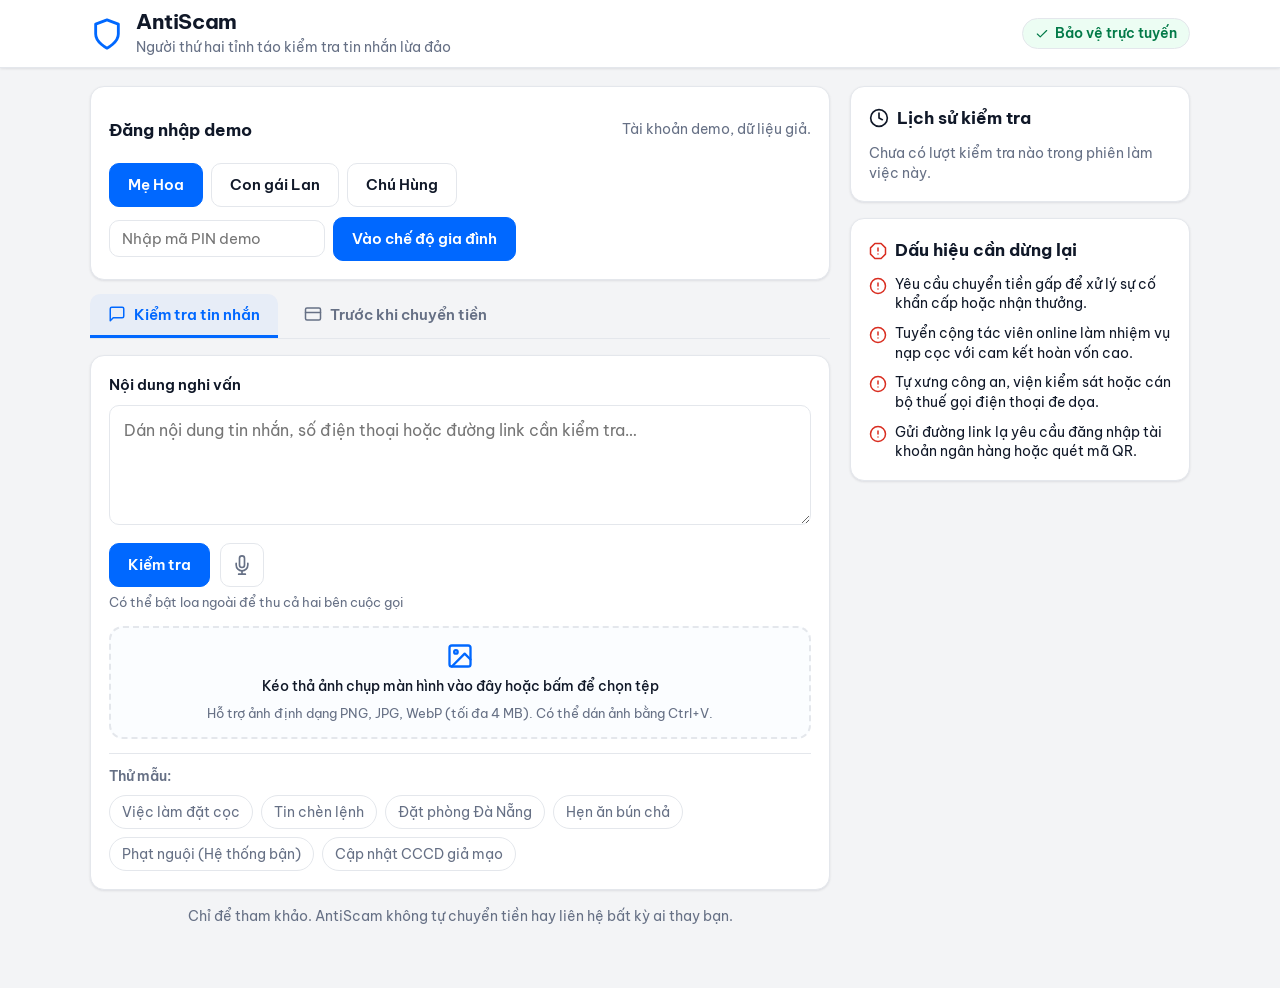
<file: frontend/index.html>
<!DOCTYPE html>
<html lang="vi">
<head>
  <meta charset="utf-8">
  <meta name="viewport" content="width=device-width, initial-scale=1.0, viewport-fit=cover">
  <title>AntiScam – Người thứ hai tỉnh táo</title>
  <link rel="preconnect" href="https://fonts.googleapis.com">
  <link rel="preconnect" href="https://fonts.gstatic.com" crossorigin>
  <link href="https://fonts.googleapis.com/css2?family=Be+Vietnam+Pro:ital,wght@0,400;0,500;0,600;0,700;1,400&display=swap" rel="stylesheet">
  <link rel="stylesheet" href="css/styles.css">
</head>
<body>
  <!-- Header cố định -->
  <header class="app-header">
    <div class="header-container">
      <a href="#" class="brand" aria-label="Trang chủ AntiScam">
        <svg class="brand-icon" viewBox="0 0 24 24" fill="none" stroke="currentColor" stroke-width="2" stroke-linecap="round" stroke-linejoin="round" aria-hidden="true">
          <path d="M12 22s8-4 8-10V5l-8-3-8 3v7c0 6 8 10 8 10z"/>
        </svg>
        <div>
          <h1 class="brand-title">AntiScam</h1>
          <p class="brand-tagline">Người thứ hai tỉnh táo kiểm tra tin nhắn lừa đảo</p>
        </div>
      </a>
      <span class="header-badge">
        <svg width="14" height="14" viewBox="0 0 24 24" fill="none" stroke="currentColor" stroke-width="2" stroke-linecap="round" stroke-linejoin="round" aria-hidden="true">
          <polyline points="20 6 9 17 4 12"/>
        </svg>
        Bảo vệ trực tuyến
      </span>
    </div>
  </header>

  <!-- Bố cục chính -->
  <main class="main-wrapper">
    <div class="layout-grid">
      <!-- Cột chính -->
      <section class="main-column">
        <!-- Chế độ Gia đình -->
        <section id="family-panel" class="card family-card hidden" aria-live="polite"></section>

        <!-- Thanh điều hướng Tab -->
        <nav class="tabs-nav" role="tablist" aria-label="Chế độ kiểm tra">
          <button id="tab-btn-check" class="tab-btn active" role="tab" aria-selected="true" aria-controls="tab-check">
            <svg width="18" height="18" viewBox="0 0 24 24" fill="none" stroke="currentColor" stroke-width="2" stroke-linecap="round" stroke-linejoin="round" aria-hidden="true">
              <path d="M21 15a2 2 0 0 1-2 2H7l-4 4V5a2 2 0 0 1 2-2h14a2 2 0 0 1 2 2z"/>
            </svg>
            Kiểm tra tin nhắn
          </button>
          <button id="tab-btn-guard" class="tab-btn" role="tab" aria-selected="false" aria-controls="tab-guard">
            <svg width="18" height="18" viewBox="0 0 24 24" fill="none" stroke="currentColor" stroke-width="2" stroke-linecap="round" stroke-linejoin="round" aria-hidden="true">
              <rect x="2" y="4" width="20" height="16" rx="2"/>
              <line x1="2" y1="10" x2="22" y2="10"/>
            </svg>
            Trước khi chuyển tiền
          </button>
        </nav>

        <!-- Tab 1: Kiểm tra tin nhắn -->
        <div id="tab-check" class="tab-panel" role="tabpanel" aria-labelledby="tab-btn-check">
          <section class="card">
            <div class="input-header">
              <label for="input" class="input-label">Nội dung nghi vấn</label>
            </div>
            <textarea id="input" placeholder="Dán nội dung tin nhắn, số điện thoại hoặc đường link cần kiểm tra…"></textarea>

            <div class="action-row">
              <button id="btn" class="btn primary" type="button">Kiểm tra</button>
              <button id="mic" class="btn btn-icon" type="button" title="Nhập bằng giọng nói" aria-label="Nhập bằng giọng nói">
                <svg width="20" height="20" viewBox="0 0 24 24" fill="none" stroke="currentColor" stroke-width="2" stroke-linecap="round" stroke-linejoin="round" aria-hidden="true">
                  <path d="M12 1a3 3 0 0 0-3 3v8a3 3 0 0 0 6 0V4a3 3 0 0 0-3-3z"/>
                  <path d="M19 10v2a7 7 0 0 1-14 0v-2"/>
                  <line x1="12" y1="19" x2="12" y2="23"/>
                  <line x1="8" y1="23" x2="16" y2="23"/>
                </svg>
              </button>
              <span id="status" class="meta"></span>
            </div>

            <!-- Khung kéo thả ảnh (image.js xử lý qua #drop-zone và #file-input) -->
            <div id="drop-zone" class="drop-zone" role="button" tabindex="0" aria-label="Tải lên ảnh chụp màn hình">
              <svg class="drop-zone-icon" viewBox="0 0 24 24" fill="none" stroke="currentColor" stroke-width="2" stroke-linecap="round" stroke-linejoin="round" aria-hidden="true">
                <rect x="3" y="3" width="18" height="18" rx="2" ry="2"/>
                <circle cx="8.5" cy="8.5" r="1.5"/>
                <polyline points="21 15 16 10 5 21"/>
              </svg>
              <p class="drop-zone-text">Kéo thả ảnh chụp màn hình vào đây hoặc bấm để chọn tệp</p>
              <p class="drop-zone-hint">Hỗ trợ ảnh định dạng PNG, JPG, WebP (tối đa 4 MB). Có thể dán ảnh bằng Ctrl+V.</p>
              <input type="file" id="file-input" accept="image/png,image/jpeg,image/webp" hidden>
            </div>
            <!-- Xem trước ảnh và trạng thái xử lý ảnh (image.js có thể dùng) -->
            <img id="image-preview" class="hidden" alt="Ảnh đang phân tích"
                 style="max-width:100%; max-height:180px; display:block; margin:10px auto 0; border-radius:8px; object-fit:contain;">
            <p id="image-status" class="meta" style="margin:6px 0 0;"></p>

            <!-- Các mẫu thử sẵn -->
            <div class="samples-row">
              <span class="samples-label">Thử mẫu:</span>
              <div id="samples" style="display: inline-flex; gap: 8px; flex-wrap: wrap;"></div>
            </div>
          </section>
        </div>

        <!-- Tab 2: Trước khi chuyển tiền -->
        <div id="tab-guard" class="tab-panel hidden" role="tabpanel" aria-labelledby="tab-btn-guard">
          <section class="card">
            <h2 style="font-size: 1.15rem; margin: 0 0 12px; font-weight: 700;">Đánh giá an toàn giao dịch chuyển tiền</h2>
            <!-- Khung form bảo vệ: guard.js sẽ tự đổ nội dung -->
            <form id="guard-form">
              <p class="placeholder-text">Đang chuẩn bị bảng hỏi đánh giá rủi ro trước khi chuyển tiền…</p>
            </form>
            <div id="guard-questions"></div>
            <div id="guard-result"></div>
          </section>
        </div>

        <!-- Khung kết quả phân tích dùng chung -->
        <section id="result" class="card hidden" aria-live="polite"></section>

        <p class="meta" style="text-align: center; margin-top: 16px;">
          Chỉ để tham khảo. AntiScam không tự chuyển tiền hay liên hệ bất kỳ ai thay bạn.
        </p>
      </section>

      <!-- Cột phụ (Sidebar) -->
      <aside class="sidebar-column">
        <!-- Thẻ lịch sử kiểm tra -->
        <section class="card">
          <h2 class="sidebar-title">
            <svg width="20" height="20" viewBox="0 0 24 24" fill="none" stroke="currentColor" stroke-width="2" stroke-linecap="round" stroke-linejoin="round" aria-hidden="true">
              <circle cx="12" cy="12" r="10"/>
              <polyline points="12 6 12 12 16 14"/>
            </svg>
            Lịch sử kiểm tra
          </h2>
          <div id="history-list">
            <p class="history-empty">Chưa có lượt kiểm tra nào trong phiên làm việc này.</p>
          </div>
        </section>

        <!-- Thẻ dấu hiệu cần dừng lại -->
        <section class="card">
          <h2 class="sidebar-title">
            <svg class="sign-icon" viewBox="0 0 24 24" fill="none" stroke="currentColor" stroke-width="2" stroke-linecap="round" stroke-linejoin="round" aria-hidden="true">
              <polygon points="7.86 2 16.14 2 22 7.86 22 16.14 16.14 22 7.86 22 2 16.14 2 7.86 7.86 2"/>
              <line x1="12" y1="8" x2="12" y2="12"/>
              <line x1="12" y1="16" x2="12.01" y2="16"/>
            </svg>
            Dấu hiệu cần dừng lại
          </h2>
          <ul class="sign-list">
            <li class="sign-item">
              <svg class="sign-icon" viewBox="0 0 24 24" fill="none" stroke="currentColor" stroke-width="2" stroke-linecap="round" stroke-linejoin="round" aria-hidden="true">
                <circle cx="12" cy="12" r="10"/>
                <line x1="12" y1="8" x2="12" y2="12"/>
                <line x1="12" y1="16" x2="12.01" y2="16"/>
              </svg>
              <span>Yêu cầu chuyển tiền gấp để xử lý sự cố khẩn cấp hoặc nhận thưởng.</span>
            </li>
            <li class="sign-item">
              <svg class="sign-icon" viewBox="0 0 24 24" fill="none" stroke="currentColor" stroke-width="2" stroke-linecap="round" stroke-linejoin="round" aria-hidden="true">
                <circle cx="12" cy="12" r="10"/>
                <line x1="12" y1="8" x2="12" y2="12"/>
                <line x1="12" y1="16" x2="12.01" y2="16"/>
              </svg>
              <span>Tuyển cộng tác viên online làm nhiệm vụ nạp cọc với cam kết hoàn vốn cao.</span>
            </li>
            <li class="sign-item">
              <svg class="sign-icon" viewBox="0 0 24 24" fill="none" stroke="currentColor" stroke-width="2" stroke-linecap="round" stroke-linejoin="round" aria-hidden="true">
                <circle cx="12" cy="12" r="10"/>
                <line x1="12" y1="8" x2="12" y2="12"/>
                <line x1="12" y1="16" x2="12.01" y2="16"/>
              </svg>
              <span>Tự xưng công an, viện kiểm sát hoặc cán bộ thuế gọi điện thoại đe dọa.</span>
            </li>
            <li class="sign-item">
              <svg class="sign-icon" viewBox="0 0 24 24" fill="none" stroke="currentColor" stroke-width="2" stroke-linecap="round" stroke-linejoin="round" aria-hidden="true">
                <circle cx="12" cy="12" r="10"/>
                <line x1="12" y1="8" x2="12" y2="12"/>
                <line x1="12" y1="16" x2="12.01" y2="16"/>
              </svg>
              <span>Gửi đường link lạ yêu cầu đăng nhập tài khoản ngân hàng hoặc quét mã QR.</span>
            </li>
          </ul>
        </section>
      </aside>
    </div>
  </main>

  <!-- Lớp phủ dừng khẩn cấp (showStop) -->
  <div id="stop-overlay" class="stop-overlay hidden" role="dialog" aria-modal="true" aria-label="Cảnh báo khẩn cấp"></div>

  <!-- Thông báo Toast -->
  <div id="toast" class="toast hidden" role="status" aria-live="assertive"></div>

  <!-- Thứ tự nạp: check.js phải trước image.js vì image.js dùng window.AntiScam.renderResult -->
  <script src="js/check.js"></script>
  <script src="js/share.js"></script>
  <script src="js/app.js"></script>
  <script src="js/image.js"></script>
  <script src="js/family.js"></script>
  <script src="js/guard.js"></script>
  <script src="js/mic.js"></script>
</body>
</html>
</body>
</html>
</file>
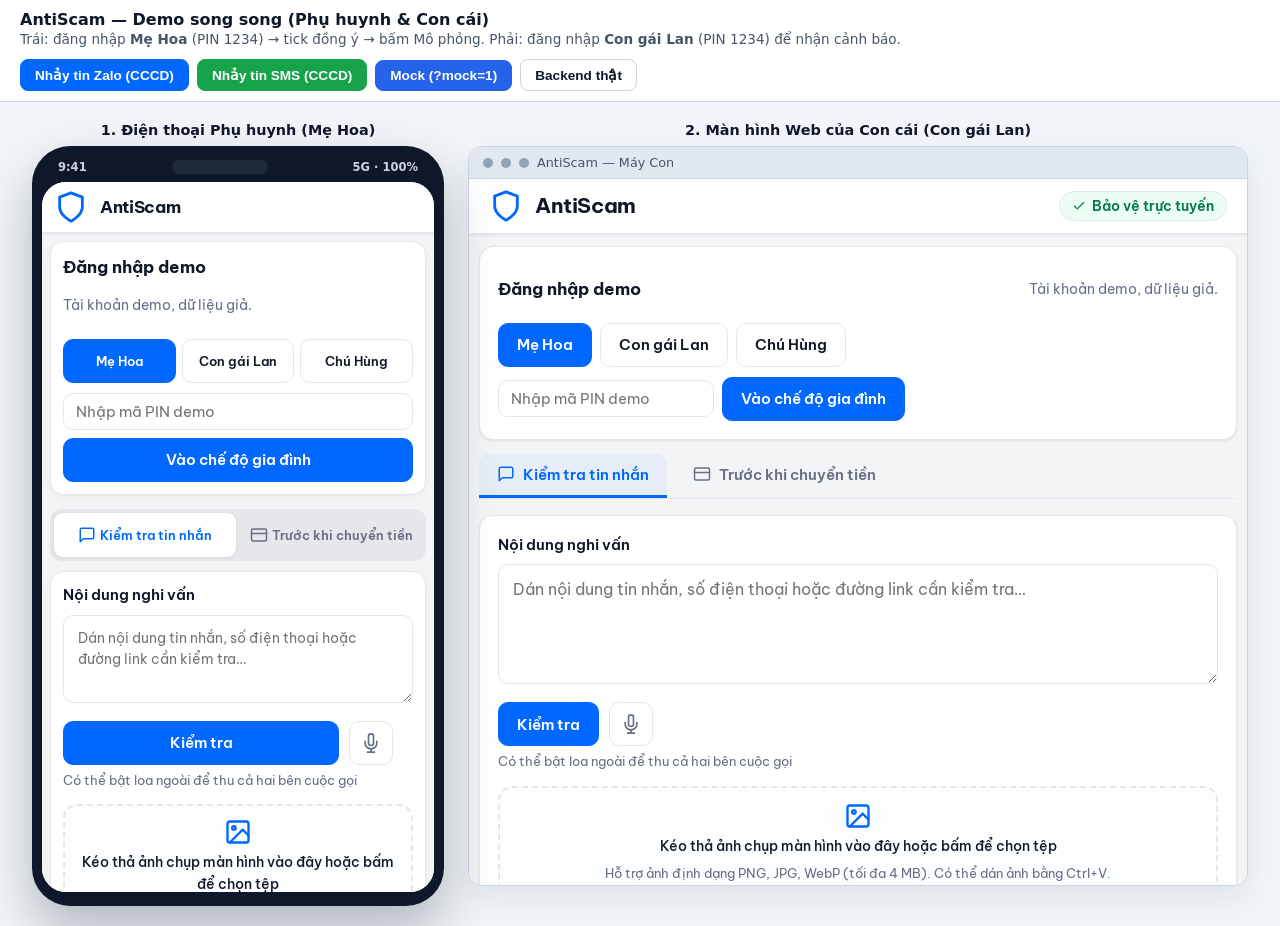
<file: frontend/demo-split.html>
<!DOCTYPE html>
<html lang="vi">
<head>
  <meta charset="utf-8">
  <meta name="viewport" content="width=device-width, initial-scale=1.0">
  <title>AntiScam – Demo song song Phụ huynh & Con cái</title>
  <style>
    :root {
      --bg: #f1f5f9;
      --card: #ffffff;
      --bd: #cbd5e1;
      --tx: #0f172a;
      --mu: #475569;
      --pr: #2563eb;
    }
    * { box-sizing: border-box; }
    body {
      margin: 0;
      font-family: system-ui, -apple-system, "Segoe UI", Roboto, sans-serif;
      background: var(--bg);
      color: var(--tx);
      min-height: 100vh;
      display: flex;
      flex-direction: column;
    }
    .topbar {
      background: var(--card);
      border-bottom: 1px solid var(--bd);
      padding: 10px 20px;
      display: flex;
      align-items: center;
      justify-content: space-between;
      gap: 12px;
      flex-wrap: wrap;
    }
    .topbar h1 {
      margin: 0;
      font-size: 1rem;
      font-weight: 700;
    }
    .topbar p {
      margin: 2px 0 0;
      font-size: 0.85rem;
      color: var(--mu);
    }
    .mode-switch {
      display: flex;
      gap: 8px;
      align-items: center;
    }
    .btn {
      padding: 7px 14px;
      border-radius: 8px;
      border: 1px solid var(--bd);
      background: var(--card);
      color: var(--tx);
      font-size: 0.85rem;
      font-weight: 600;
      cursor: pointer;
    }
    .btn.active {
      background: var(--pr);
      border-color: var(--pr);
      color: #fff;
    }
    .stage {
      flex: 1;
      display: flex;
      gap: 24px;
      padding: 20px;
      align-items: flex-start;
      justify-content: center;
      flex-wrap: wrap;
    }
    .pane {
      display: flex;
      flex-direction: column;
      align-items: center;
      gap: 8px;
    }
    .pane-label {
      font-size: 0.9rem;
      font-weight: 700;
      color: var(--tx);
    }
    .phone-frame {
      position: relative;
      width: 412px;
      height: 760px;
      background: #0f172a;
      border-radius: 38px;
      padding: 12px 10px 14px;
      box-shadow: 0 24px 50px rgba(15, 23, 42, 0.28);
      display: flex;
      flex-direction: column;
      align-items: center;
      overflow: hidden;
    }
    .push-banner {
      position: absolute;
      top: 42px;
      left: 18px;
      right: 18px;
      z-index: 50;
      background: rgba(255, 255, 255, 0.97);
      border: 1px solid #cbd5e1;
      border-radius: 16px;
      padding: 12px 14px;
      box-shadow: 0 14px 30px rgba(15, 23, 42, 0.28);
      transform: translateY(-140%);
      opacity: 0;
      transition: transform 0.3s ease, opacity 0.25s ease;
      pointer-events: none;
    }
    .push-banner.show {
      transform: translateY(0);
      opacity: 1;
      pointer-events: auto;
    }
    .push-head {
      display: flex;
      align-items: center;
      justify-content: space-between;
      font-size: 0.75rem;
      color: var(--mu);
      margin-bottom: 4px;
    }
    .push-app {
      font-weight: 800;
      color: #0068ff;
    }
    .push-app.sms {
      color: #16a34a;
    }
    .push-sender {
      font-size: 0.88rem;
      font-weight: 700;
      color: var(--tx);
      margin-bottom: 4px;
    }
    .push-body {
      font-size: 0.82rem;
      line-height: 1.4;
      color: #334155;
      margin: 0 0 10px;
    }
    .push-actions {
      display: flex;
      gap: 8px;
      justify-content: flex-end;
    }
    .btn-zalo {
      background: #0068ff;
      border-color: #0068ff;
      color: #fff;
    }
    .btn-sms {
      background: #16a34a;
      border-color: #16a34a;
      color: #fff;
    }
    .phone-statusbar {
      width: 100%;
      padding: 2px 16px 8px;
      display: flex;
      align-items: center;
      justify-content: space-between;
      color: #cbd5e1;
      font-size: 0.72rem;
      font-weight: 600;
      flex-shrink: 0;
    }
    .phone-notch {
      width: 96px;
      height: 14px;
      background: #1e293b;
      border-radius: 999px;
    }
    .phone-screen {
      width: 100%;
      flex: 1;
      border: none;
      border-radius: 24px;
      background: #fff;
    }
    .web-pane {
      flex: 1;
      min-width: 420px;
      max-width: 780px;
    }
    .web-frame {
      width: 100%;
      height: 740px;
      background: var(--card);
      border: 1px solid var(--bd);
      border-radius: 14px;
      overflow: hidden;
      box-shadow: 0 12px 30px rgba(15, 23, 42, 0.08);
      display: flex;
      flex-direction: column;
    }
    .web-chrome {
      background: #e2e8f0;
      padding: 8px 14px;
      font-size: 0.8rem;
      color: var(--mu);
      display: flex;
      align-items: center;
      gap: 8px;
      border-bottom: 1px solid var(--bd);
    }
    .dot {
      width: 10px;
      height: 10px;
      border-radius: 50%;
      background: #94a3b8;
      display: inline-block;
    }
    .web-screen {
      width: 100%;
      flex: 1;
      border: none;
      background: #fff;
    }
    @media (max-width: 900px) {
      .phone-frame { width: 100%; max-width: 390px; height: 640px; }
      .web-pane { min-width: 100%; }
      .web-frame { height: 640px; }
    }
  </style>
</head>
<body>
  <header class="topbar">
    <div>
      <h1>AntiScam — Demo song song (Phụ huynh & Con cái)</h1>
      <p>Trái: đăng nhập <strong>Mẹ Hoa</strong> (PIN 1234) → tick đồng ý → bấm Mô phỏng. Phải: đăng nhập <strong>Con gái Lan</strong> (PIN 1234) để nhận cảnh báo.</p>
    </div>
    <div class="mode-switch">
      <button id="btn-sim-zalo" type="button" class="btn btn-zalo">Nhảy tin Zalo (CCCD)</button>
      <button id="btn-sim-sms" type="button" class="btn btn-sms">Nhảy tin SMS (CCCD)</button>
      <button id="btn-mock" type="button" class="btn active">Mock (?mock=1)</button>
      <button id="btn-live" type="button" class="btn">Backend thật</button>
    </div>
  </header>

  <main class="stage">
    <section class="pane">
      <div class="pane-label">1. Điện thoại Phụ huynh (Mẹ Hoa)</div>
      <div class="phone-frame">
        <div class="phone-statusbar">
          <span>9:41</span>
          <div class="phone-notch"></div>
          <span>5G · 100%</span>
        </div>
        <div id="push-banner" class="push-banner" role="alert">
          <div class="push-head">
            <span id="push-app" class="push-app">Zalo</span>
            <span>Vừa xong</span>
          </div>
          <div class="push-sender">Cán bộ Công an khu vực (Lạ)</div>
          <p id="push-body" class="push-body"></p>
          <p style="margin: 0 0 10px; padding: 6px 8px; border-radius: 8px; background: #fef2f2; color: #b91c1c; font-size: 0.78rem; font-weight: 700;">
            ⛔ AntiScam cảnh báo: Tin nhắn có dấu hiệu lừa đảo (Cập nhật CCCD giả mạo)!
          </p>
          <div class="push-actions">
            <button id="push-dismiss" type="button" class="btn">Đóng</button>
            <button id="push-scan" type="button" class="btn active">Kiểm tra ngay</button>
          </div>
        </div>
        <iframe id="frame-parent" class="phone-screen" src="index.html?mock=1" title="Màn hình điện thoại Phụ huynh"></iframe>
      </div>
    </section>

    <section class="pane web-pane">
      <div class="pane-label">2. Màn hình Web của Con cái (Con gái Lan)</div>
      <div class="web-frame">
        <div class="web-chrome">
          <span class="dot"></span>
          <span class="dot"></span>
          <span class="dot"></span>
          <span>AntiScam — Máy Con</span>
        </div>
        <iframe id="frame-child" class="web-screen" src="index.html?mock=1" title="Màn hình Web của Con cái"></iframe>
      </div>
    </section>
  </main>

  <script>
    (function () {
      var btnMock = document.getElementById("btn-mock");
      var btnLive = document.getElementById("btn-live");
      var btnSimZalo = document.getElementById("btn-sim-zalo");
      var btnSimSms = document.getElementById("btn-sim-sms");
      var pushBanner = document.getElementById("push-banner");
      var pushApp = document.getElementById("push-app");
      var pushBody = document.getElementById("push-body");
      var pushDismiss = document.getElementById("push-dismiss");
      var pushScan = document.getElementById("push-scan");
      var frameParent = document.getElementById("frame-parent");
      var frameChild = document.getElementById("frame-child");
      var autoScanTimer = null;

      var CCCD_SCAM_TEXT = "Thông báo từ Công an khu vực: Công dân cần cập nhật lại thông tin Căn cước công dân (CCCD) gấp trong 30 phút tại http://vneid-capnhat-cccd.xyz để tránh bị khóa định danh và tài khoản ngân hàng.";

      function setMode(isMock) {
        var target = isMock ? "index.html?mock=1" : "index.html";
        frameParent.src = target;
        frameChild.src = target;
        btnMock.classList.toggle("active", isMock);
        btnLive.classList.toggle("active", !isMock);
      }

      function runScanInParent() {
        clearTimeout(autoScanTimer);
        pushBanner.classList.remove("show");
        try {
          var win = frameParent.contentWindow;
          if (win && win.AntiScam && typeof win.AntiScam.runCheck === "function") {
            win.AntiScam.runCheck(CCCD_SCAM_TEXT);
          }
        } catch (e) {
          // Bỏ qua nếu iframe chưa sẵn sàng
        }
      }

      function triggerPush(channel) {
        clearTimeout(autoScanTimer);
        pushApp.textContent = channel === "sms" ? "Tin nhắn SMS" : "Zalo";
        pushApp.className = channel === "sms" ? "push-app sms" : "push-app";
        pushBody.textContent = CCCD_SCAM_TEXT;
        pushBanner.classList.add("show");
      }

      btnSimZalo.addEventListener("click", function () { triggerPush("zalo"); });
      btnSimSms.addEventListener("click", function () { triggerPush("sms"); });
      pushScan.addEventListener("click", runScanInParent);
      pushDismiss.addEventListener("click", function () {
        clearTimeout(autoScanTimer);
        pushBanner.classList.remove("show");
      });
      btnMock.addEventListener("click", function () { setMode(true); });
      btnLive.addEventListener("click", function () { setMode(false); });
    })();
  </script>
</body>
</html>
</file>
<file: frontend/css/styles.css>
/* ==========================================================================
   AntiScam - Hệ thống cảnh báo lừa đảo trực tuyến
   Bộ biến giao diện và quy tắc chuẩn cho người dùng Việt Nam (Zalo/Facebook style)
   ========================================================================== */

:root {
  /* Bảng màu giao diện sáng */
  --bg: #F3F4F6;
  --sf: #FFFFFF;
  --bd: #E4E7EC;
  --tx: #101828;
  --mu: #667085;
  --pr: #0068FF;
  --pr-hover: #0052CC;
  --dg: #D92D20;
  --dg-bg: #FEF3F2;
  --wn: #B54708;
  --wn-bg: #FFFAEB;
  --ok: #027A48;
  --ok-bg: #ECFDF3;
  --mark: #FFE58A;
  --mark-tx: #101828;

  /* Thông số kích thước & đổ bóng */
  --radius-card: 14px;
  --radius-btn: 10px;
  --shadow-sm: 0 1px 3px rgba(16, 24, 40, 0.06), 0 1px 2px rgba(16, 24, 40, 0.04);
  --shadow-md: 0 4px 8px -2px rgba(16, 24, 40, 0.08), 0 2px 4px -2px rgba(16, 24, 40, 0.04);
}

@media (prefers-color-scheme: dark) {
  :root {
    /* Bảng màu giao diện tối - định nghĩa đầy đủ mọi biến */
    --bg: #18191A;
    --sf: #242526;
    --bd: #3A3B3C;
    --tx: #E4E6EB;
    --mu: #98A2B3;
    --pr: #4599FF;
    --pr-hover: #66B2FF;
    --dg: #F04438;
    --dg-bg: #3D1418;
    --wn: #F79009;
    --wn-bg: #3E2405;
    --ok: #12B76A;
    --ok-bg: #053321;
    --mark: #FFE58A;
    --mark-tx: #101828;

    --shadow-sm: 0 1px 3px rgba(0, 0, 0, 0.3);
    --shadow-md: 0 4px 8px rgba(0, 0, 0, 0.4);
  }
}

/* Reset chuẩn */
*, *::before, *::after {
  box-sizing: border-box;
}

body {
  margin: 0;
  font-family: "Be Vietnam Pro", system-ui, -apple-system, "Segoe UI", Roboto, sans-serif;
  font-size: 16px;
  line-height: 1.5;
  background-color: var(--bg);
  color: var(--tx);
  -webkit-font-smoothing: antialiased;
}

/* Header cố định */
.app-header {
  position: sticky;
  top: 0;
  z-index: 100;
  background-color: var(--sf);
  border-bottom: 1px solid var(--bd);
  box-shadow: var(--shadow-sm);
}

.header-container {
  max-width: 1140px;
  margin: 0 auto;
  padding: 10px 20px;
  display: flex;
  align-items: center;
  justify-content: space-between;
}

.brand {
  display: flex;
  align-items: center;
  gap: 12px;
  text-decoration: none;
  color: inherit;
}

.brand-icon {
  width: 34px;
  height: 34px;
  color: var(--pr);
  flex-shrink: 0;
}

.brand-title {
  margin: 0;
  font-size: 1.3rem;
  font-weight: 700;
  letter-spacing: -0.02em;
  color: var(--tx);
  line-height: 1.2;
}

.brand-tagline {
  margin: 2px 0 0;
  font-size: 0.85rem;
  color: var(--mu);
}

.header-badge {
  font-size: 0.85rem;
  font-weight: 600;
  color: var(--ok);
  background-color: var(--ok-bg);
  border: 1px solid var(--bd);
  padding: 4px 12px;
  border-radius: 999px;
  display: inline-flex;
  align-items: center;
  gap: 6px;
}

/* Bố cục nội dung chính */
.main-wrapper {
  max-width: 1140px;
  margin: 0 auto;
  padding: 18px 20px 48px;
}

.layout-grid {
  display: grid;
  grid-template-columns: 1fr 340px;
  gap: 20px;
  align-items: start;
}

/* Thẻ chuẩn */
.card {
  background-color: var(--sf);
  border: 1px solid var(--bd);
  border-radius: var(--radius-card);
  padding: 18px;
  margin-bottom: 16px;
  box-shadow: var(--shadow-sm);
}

/* Hệ thống Tab */
.tabs-nav {
  display: flex;
  gap: 8px;
  border-bottom: 1px solid var(--bd);
  margin-bottom: 16px;
}

.tab-btn {
  font-family: inherit;
  font-size: 15px;
  font-weight: 600;
  min-height: 44px;
  padding: 8px 18px;
  border: none;
  border-bottom: 3px solid transparent;
  background: transparent;
  color: var(--mu);
  cursor: pointer;
  border-radius: var(--radius-btn) var(--radius-btn) 0 0;
  display: inline-flex;
  align-items: center;
  gap: 8px;
  transition: color 0.15s ease, border-color 0.15s ease;
}

.tab-btn:hover {
  color: var(--tx);
}

.tab-btn.active,
.tab-btn[aria-selected="true"] {
  color: var(--pr);
  border-bottom-color: var(--pr);
  background-color: rgba(0, 104, 255, 0.05);
}

.tab-panel {
  display: block;
}

.tab-panel.hidden {
  display: none;
}

/* Khung nhập liệu tin nhắn */
.input-header {
  display: flex;
  justify-content: space-between;
  align-items: center;
  margin-bottom: 8px;
}

.input-label {
  font-weight: 600;
  font-size: 0.95rem;
  color: var(--tx);
  margin: 0;
}

textarea#input {
  width: 100%;
  min-height: 120px;
  resize: vertical;
  padding: 12px 14px;
  font-family: inherit;
  font-size: 16px;
  color: var(--tx);
  background-color: transparent;
  border: 1px solid var(--bd);
  border-radius: var(--radius-btn);
  line-height: 1.5;
  transition: border-color 0.2s ease, box-shadow 0.2s ease;
}

textarea#input:focus {
  border-color: var(--pr);
  box-shadow: 0 0 0 3px rgba(0, 104, 255, 0.15);
  outline: none;
}

/* Thanh hành động */
.action-row {
  display: flex;
  gap: 10px;
  align-items: center;
  flex-wrap: wrap;
  margin-top: 12px;
}

/* Nút bấm chuẩn */
.btn {
  font-family: inherit;
  font-size: 15px;
  font-weight: 600;
  min-height: 44px;
  padding: 8px 18px;
  border-radius: var(--radius-btn);
  border: 1px solid var(--bd);
  background-color: var(--sf);
  color: var(--tx);
  cursor: pointer;
  display: inline-flex;
  align-items: center;
  justify-content: center;
  gap: 8px;
  transition: background-color 0.15s ease, border-color 0.15s ease, box-shadow 0.15s ease;
}

.btn:hover {
  background-color: rgba(0, 0, 0, 0.04);
}

.btn.primary {
  background-color: var(--pr);
  border-color: var(--pr);
  color: #FFFFFF;
}

.btn.primary:hover {
  background-color: var(--pr-hover);
  border-color: var(--pr-hover);
}

.btn-icon {
  width: 44px;
  height: 44px;
  padding: 0;
  flex-shrink: 0;
  border-radius: var(--radius-btn);
  color: var(--mu);
}

.btn-icon:hover {
  color: var(--pr);
}

.btn:disabled {
  opacity: 0.6;
  cursor: not-allowed;
}

/* Khung kéo thả ảnh */
.drop-zone {
  margin-top: 14px;
  border: 2px dashed var(--bd);
  border-radius: var(--radius-card);
  padding: 14px;
  text-align: center;
  background-color: rgba(0, 104, 255, 0.015);
  cursor: pointer;
  transition: border-color 0.2s ease, background-color 0.2s ease;
  display: flex;
  flex-direction: column;
  align-items: center;
  justify-content: center;
  gap: 6px;
}

.drop-zone:hover,
.drop-zone.dragover {
  border-color: var(--pr);
  background-color: rgba(0, 104, 255, 0.05);
}

.drop-zone-icon {
  width: 28px;
  height: 28px;
  color: var(--pr);
}

.drop-zone-text {
  margin: 0;
  font-size: 0.9rem;
  color: var(--tx);
  font-weight: 500;
}

.drop-zone-hint {
  margin: 0;
  font-size: 0.8rem;
  color: var(--mu);
}

/* Mẫu thử nghiệm */
.samples-row {
  display: flex;
  gap: 8px;
  align-items: center;
  flex-wrap: wrap;
  margin-top: 14px;
  padding-top: 12px;
  border-top: 1px solid var(--bd);
}

.samples-label {
  font-size: 0.85rem;
  color: var(--mu);
  font-weight: 600;
}

.sample-chip {
  font-family: inherit;
  font-size: 0.85rem;
  min-height: 34px;
  padding: 4px 12px;
  border-radius: 999px;
  border: 1px solid var(--bd);
  background-color: transparent;
  color: var(--mu);
  cursor: pointer;
  transition: all 0.15s ease;
}

.sample-chip:hover {
  border-color: var(--pr);
  color: var(--pr);
  background-color: rgba(0, 104, 255, 0.04);
}

/* Dòng thông báo khi hệ thống AI đang bận (degraded: true) */
.degraded-banner {
  font-size: 0.85rem;
  color: var(--wn);
  background-color: var(--wn-bg);
  border: 1px solid var(--wn);
  border-radius: 8px;
  padding: 6px 12px;
  margin-bottom: 12px;
  display: flex;
  align-items: center;
  gap: 8px;
  font-weight: 500;
}

/* Biểu ngữ mức rủi ro */
.risk-banner {
  display: flex;
  align-items: center;
  gap: 12px;
  padding: 12px 16px;
  border-radius: 12px;
  margin-bottom: 14px;
}

.risk-banner.danger {
  background-color: var(--dg-bg);
  border: 1px solid var(--dg);
  color: var(--dg);
}

.risk-banner.suspicious {
  background-color: var(--wn-bg);
  border: 1px solid var(--wn);
  color: var(--wn);
}

.risk-banner.safe {
  background-color: var(--ok-bg);
  border: 1px solid var(--ok);
  color: var(--ok);
}

.risk-banner-icon {
  width: 32px;
  height: 32px;
  flex-shrink: 0;
}

.risk-banner-text {
  flex: 1;
}

.risk-banner-title {
  margin: 0;
  font-size: 1.15rem;
  font-weight: 800;
  letter-spacing: 0.02em;
  line-height: 1.2;
}

.risk-banner-sub {
  margin: 2px 0 0;
  font-size: 0.85rem;
  color: var(--tx);
  opacity: 0.85;
  font-weight: 500;
}

/* Thanh 3 mức rủi ro */
.risk-meter {
  display: flex;
  gap: 6px;
  margin: 10px 0 16px;
}

.risk-meter-step {
  flex: 1;
  text-align: center;
  font-size: 0.8rem;
  padding: 6px 8px;
  border-radius: 6px;
  border: 1px solid var(--bd);
  background-color: var(--sf);
  color: var(--mu);
  font-weight: 600;
  display: flex;
  align-items: center;
  justify-content: center;
  gap: 6px;
}

.risk-meter-step.active-safe {
  background-color: var(--ok-bg);
  color: var(--ok);
  border-color: var(--ok);
  font-weight: 700;
}

.risk-meter-step.active-suspicious {
  background-color: var(--wn-bg);
  color: var(--wn);
  border-color: var(--wn);
  font-weight: 700;
}

.risk-meter-step.active-danger {
  background-color: var(--dg-bg);
  color: var(--dg);
  border-color: var(--dg);
  font-weight: 700;
}

/* Thanh tiến trình 5 giai đoạn */
.stages-tracker {
  margin: 14px 0;
  padding: 10px 12px;
  background-color: rgba(0, 0, 0, 0.02);
  border-radius: 10px;
  border: 1px solid var(--bd);
}

.stages-header {
  font-size: 0.85rem;
  font-weight: 600;
  color: var(--mu);
  margin-bottom: 8px;
  display: flex;
  justify-content: space-between;
}

.stages-list {
  display: flex;
  gap: 4px;
}

.stage-step {
  flex: 1;
  text-align: center;
  font-size: 0.75rem;
  padding: 5px 2px;
  border-radius: 6px;
  border: 1px solid var(--bd);
  background-color: var(--sf);
  color: var(--mu);
  line-height: 1.2;
}

.stage-step.active {
  background-color: var(--pr);
  color: #FFFFFF;
  border-color: var(--pr);
  font-weight: 700;
}

.stage-step.passed {
  background-color: rgba(0, 104, 255, 0.06);
  color: var(--tx);
  border-color: var(--bd);
}

/* Khung việc nên làm ngay */
.advice-box {
  border-left: 4px solid var(--pr);
  padding: 10px 14px;
  margin: 12px 0;
  background-color: rgba(0, 104, 255, 0.05);
  border-radius: 0 8px 8px 0;
}

.advice-title {
  font-size: 0.9rem;
  font-weight: 700;
  color: var(--pr);
  margin: 0 0 4px;
  display: flex;
  align-items: center;
  gap: 6px;
}

.advice-text {
  font-size: 0.92rem;
  color: var(--tx);
  margin: 0;
  line-height: 1.45;
}

/* Dòng next likely step */
.next-step-hint {
  font-size: 0.85rem;
  color: var(--mu);
  margin: 10px 0;
  padding: 8px 12px;
  background-color: rgba(0, 0, 0, 0.02);
  border-radius: 8px;
  border-left: 3px solid var(--mu);
  display: flex;
  align-items: center;
  gap: 6px;
}

/* Quote và tô sáng */
.quote {
  white-space: pre-wrap;
  word-break: break-word;
  padding: 10px 12px;
  border: 1px dashed var(--bd);
  border-radius: var(--radius-btn);
  background-color: rgba(0, 0, 0, 0.015);
  font-size: 0.92rem;
  line-height: 1.5;
  margin: 6px 0 12px;
}

mark {
  background-color: var(--mark);
  color: var(--mark-tx);
  border-radius: 3px;
  padding: 1px 4px;
  font-weight: 600;
}

.chips {
  display: flex;
  flex-wrap: wrap;
  gap: 6px;
  margin: 6px 0 12px;
}

.chip-tag {
  display: inline-block;
  padding: 3px 10px;
  border: 1px solid var(--bd);
  border-radius: 999px;
  font-size: 0.8rem;
  color: var(--mu);
  background-color: var(--sf);
}

/* Gợi ý câu trả lời phản biện */
.replies-box {
  margin: 14px 0 6px;
  padding: 12px 14px;
  border: 1px solid var(--bd);
  border-radius: 10px;
  background-color: rgba(0, 0, 0, 0.015);
}

.replies-title {
  display: flex;
  align-items: center;
  gap: 6px;
  font-weight: 700;
  font-size: 0.95rem;
  color: var(--tx);
  margin-bottom: 4px;
}

.replies-hint {
  margin: 0 0 10px;
  font-size: 0.84rem;
  color: var(--mu);
}

.replies-list {
  display: flex;
  flex-direction: column;
  gap: 8px;
}

.reply-item {
  display: flex;
  align-items: flex-start;
  justify-content: space-between;
  gap: 10px;
  padding: 10px 12px;
  border: 1px solid var(--bd);
  border-radius: 8px;
  background-color: var(--sf);
}

.reply-content {
  flex: 1;
  min-width: 0;
}

.reply-label {
  display: inline-block;
  font-size: 0.75rem;
  font-weight: 600;
  padding: 2px 8px;
  border-radius: 999px;
  background-color: rgba(37, 99, 235, 0.1);
  color: #1d4ed8;
  margin-bottom: 4px;
}

.reply-text {
  margin: 0;
  font-size: 0.88rem;
  line-height: 1.45;
  color: var(--tx);
}

.reply-copy-btn {
  flex-shrink: 0;
  padding: 6px 12px;
  font-size: 0.82rem;
}

/* Nhóm nút kết quả */
.result-actions {
  display: flex;
  gap: 10px;
  flex-wrap: wrap;
  margin-top: 14px;
  padding-top: 12px;
  border-top: 1px solid var(--bd);
}

/* Chi tiết kiểm tra (details/summary) */
details.check-details {
  margin-top: 14px;
  border: 1px solid var(--bd);
  border-radius: 10px;
  padding: 8px 12px;
  background-color: var(--sf);
  font-size: 0.85rem;
}

details.check-details summary {
  cursor: pointer;
  font-weight: 600;
  color: var(--mu);
  user-select: none;
  outline: none;
}

details.check-details summary:hover {
  color: var(--tx);
}

details.check-details[open] summary {
  color: var(--tx);
  margin-bottom: 8px;
  border-bottom: 1px solid var(--bd);
  padding-bottom: 6px;
}

.details-content {
  padding-top: 4px;
  color: var(--tx);
}

/* Skeleton Loading */
.skeleton-container {
  padding: 4px 0;
}

.skeleton-shimmer {
  height: 24px;
  border-radius: 8px;
  margin-bottom: 14px;
  background: linear-gradient(90deg, rgba(0, 104, 255, 0.05) 25%, rgba(0, 104, 255, 0.12) 50%, rgba(0, 104, 255, 0.05) 75%);
  background-size: 200% 100%;
  animation: shimmer 1.5s infinite;
}

.skeleton-steps {
  list-style: none;
  padding: 0;
  margin: 0;
  display: flex;
  flex-direction: column;
  gap: 10px;
}

.skeleton-step-item {
  display: flex;
  align-items: center;
  gap: 10px;
  font-size: 0.9rem;
  color: var(--mu);
}

.skeleton-spinner {
  width: 16px;
  height: 16px;
  border: 2px solid var(--bd);
  border-top-color: var(--pr);
  border-radius: 50%;
  animation: spin 0.8s linear infinite;
  flex-shrink: 0;
}

@keyframes shimmer {
  0% { background-position: 200% 0; }
  100% { background-position: -200% 0; }
}

@keyframes spin {
  to { transform: rotate(360deg); }
}

/* Hộp lỗi thân thiện */
.error-box {
  padding: 14px;
  border: 1px solid var(--dg);
  background-color: var(--dg-bg);
  border-radius: 12px;
  text-align: center;
}

.error-message {
  color: var(--dg);
  font-weight: 600;
  margin: 0 0 10px;
  font-size: 0.95rem;
}

/* Lịch sử trong Sidebar */
.history-list {
  display: flex;
  flex-direction: column;
  gap: 8px;
  margin: 0;
  padding: 0;
  list-style: none;
}

.history-item {
  padding: 8px 10px;
  border-radius: 8px;
  border: 1px solid var(--bd);
  background-color: var(--sf);
  cursor: pointer;
  display: flex;
  align-items: center;
  justify-content: space-between;
  gap: 8px;
  font-size: 0.85rem;
  transition: all 0.15s ease;
  user-select: none;
}

.history-item:hover {
  border-color: var(--pr);
  background-color: rgba(0, 104, 255, 0.04);
}

.history-item:focus-visible {
  outline: 2px solid var(--pr);
  outline-offset: 1px;
}

.history-text {
  overflow: hidden;
  text-overflow: ellipsis;
  white-space: nowrap;
  flex: 1;
  color: var(--tx);
}

.history-badge {
  font-size: 0.75rem;
  font-weight: 700;
  padding: 2px 6px;
  border-radius: 4px;
  flex-shrink: 0;
}

.history-badge.danger {
  background-color: var(--dg-bg);
  color: var(--dg);
}

.history-badge.suspicious {
  background-color: var(--wn-bg);
  color: var(--wn);
}

.history-badge.safe {
  background-color: var(--ok-bg);
  color: var(--ok);
}

.history-empty {
  color: var(--mu);
  font-size: 0.85rem;
  margin: 0;
}

/* Toast */
.toast {
  position: fixed;
  bottom: 24px;
  right: 24px;
  z-index: 1000;
  background-color: #101828;
  color: #FFFFFF;
  padding: 10px 18px;
  border-radius: 8px;
  font-size: 0.9rem;
  font-weight: 600;
  box-shadow: 0 4px 12px rgba(0, 0, 0, 0.15);
  animation: fadeIn 0.2s ease;
}

@keyframes fadeIn {
  from { opacity: 0; transform: translateY(8px); }
  to { opacity: 1; transform: translateY(0); }
}

/* Tab trước khi chuyển tiền */
.placeholder-text {
  color: var(--mu);
  font-style: italic;
  margin: 8px 0;
}

/* Cột phụ (Sidebar) */
.sidebar-title {
  margin: 0 0 12px;
  font-size: 1.05rem;
  font-weight: 700;
  color: var(--tx);
  display: flex;
  align-items: center;
  gap: 8px;
}

.sign-list {
  margin: 0;
  padding: 0;
  list-style: none;
  display: flex;
  flex-direction: column;
  gap: 10px;
}

.sign-item {
  display: flex;
  align-items: flex-start;
  gap: 8px;
  font-size: 0.85rem;
  line-height: 1.45;
  color: var(--tx);
}

.sign-icon {
  width: 18px;
  height: 18px;
  color: var(--dg);
  flex-shrink: 0;
  margin-top: 2px;
}

/* Tiện ích */
.meta {
  color: var(--mu);
  font-size: 0.85rem;
}

.err {
  color: var(--dg);
  font-size: 0.85rem;
}

.hidden {
  display: none !important;
}

/* Focus rõ ràng cho trợ năng */
:focus-visible {
  outline: 2px solid var(--pr);
  outline-offset: 2px;
}

/* Tôn trọng prefers-reduced-motion */
@media (prefers-reduced-motion: reduce) {
  *, *::before, *::after {
    animation-duration: 0.01ms !important;
    animation-iteration-count: 1 !important;
    transition-duration: 0.01ms !important;
    scroll-behavior: auto !important;
  }
}

/* Responsive: 1 cột trên màn hình điện thoại dưới 900px */
@media (max-width: 900px) {
  .layout-grid {
    grid-template-columns: 1fr;
  }

  .main-wrapper {
    padding: 12px 10px 40px;
  }

  .brand-tagline {
    display: none;
  }

  .tabs-nav {
    overflow-x: auto;
    white-space: nowrap;
  }
}

/* Chế độ Gia đình & Lớp phủ Dừng khẩn cấp */
.family-card {
  margin-bottom: 14px;
}

.family-header,
.family-header-row {
  display: flex;
  align-items: center;
  justify-content: space-between;
  gap: 10px;
  flex-wrap: wrap;
  margin-bottom: 10px;
}

.family-title {
  margin: 0;
  font-size: 1.05rem;
  font-weight: 700;
}

.family-account-btns,
.family-login-form,
.family-simulate-row,
.family-guardians-line,
.family-guardian-top-btns,
.guardian-alert-actions {
  display: flex;
  gap: 8px;
  flex-wrap: wrap;
  align-items: center;
}

.family-account-btns {
  margin-bottom: 10px;
}

.family-pin-input,
.family-select {
  padding: 8px 12px;
  border: 1px solid var(--bd);
  border-radius: var(--radius-btn);
  font-family: inherit;
  font-size: 0.92rem;
  background-color: var(--sf);
  color: var(--tx);
  max-width: 100%;
  box-sizing: border-box;
}

@media (max-width: 480px) {
  html, body {
    scrollbar-width: none;
    overflow-x: hidden;
  }

  html::-webkit-scrollbar,
  body::-webkit-scrollbar {
    display: none;
  }

  .header-badge {
    display: none;
  }

  .app-header .header-container {
    padding: 8px 12px;
  }

  .brand-title {
    font-size: 1.05rem;
  }

  .main-wrapper {
    padding: 8px 8px 24px;
  }

  .layout-grid,
  .main-column,
  .sidebar-column,
  .card,
  #result {
    min-width: 0;
    max-width: 100%;
    box-sizing: border-box;
    overflow-wrap: anywhere;
  }

  .card {
    padding: 12px;
    border-radius: 14px;
    box-shadow: 0 2px 8px rgba(15, 23, 42, 0.04);
  }

  .stage-steps {
    flex-wrap: wrap;
    gap: 6px;
  }

  .stage-step {
    flex: 1 1 calc(50% - 6px);
    min-width: 0;
  }

  .next-step-hint {
    align-items: flex-start;
  }

  .reply-item {
    flex-direction: column;
    align-items: stretch;
  }

  .reply-copy-btn {
    align-self: flex-end;
  }

  .tabs-nav {
    display: grid;
    grid-template-columns: 1fr 1fr;
    gap: 4px;
    background-color: rgba(15, 23, 42, 0.06);
    padding: 4px;
    border-radius: 12px;
    border-bottom: none;
    margin-bottom: 10px;
  }

  .tab-btn {
    padding: 8px 6px;
    font-size: 0.8rem;
    gap: 4px;
    justify-content: center;
    border-radius: 9px;
    border-bottom: none;
  }

  .tab-btn.active {
    background-color: var(--sf);
    box-shadow: 0 1px 4px rgba(0, 0, 0, 0.08);
    border-bottom: none;
  }

  textarea#input {
    min-height: 88px;
    font-size: 0.9rem;
  }

  .action-row #btn {
    flex: 1;
  }

  .drop-zone {
    padding: 12px 10px;
  }

  .family-header {
    flex-direction: column;
    align-items: flex-start;
    gap: 2px;
  }

  .family-account-btns {
    display: grid;
    grid-template-columns: repeat(3, 1fr);
    gap: 6px;
    width: 100%;
  }

  .family-account-btns .btn {
    padding: 8px 6px;
    font-size: 0.8rem;
    text-align: center;
    white-space: nowrap;
  }

  .family-login-form {
    flex-direction: column;
    align-items: stretch;
  }

  .family-pin-input,
  .family-login-form .btn,
  .family-select,
  .family-simulate-row .btn {
    width: 100%;
  }
}

.family-consent-row {
  display: flex;
  align-items: center;
  gap: 8px;
  font-size: 0.92rem;
  margin-bottom: 10px;
  cursor: pointer;
}

.family-guardians-line {
  margin-bottom: 10px;
}

.family-error-banner {
  display: flex;
  align-items: center;
  justify-content: space-between;
  gap: 10px;
  padding: 8px 12px;
  margin-bottom: 10px;
  border-radius: 8px;
  background-color: rgba(220, 38, 38, 0.08);
  color: #b91c1c;
  font-size: 0.88rem;
}

.guardian-alerts-list {
  display: flex;
  flex-direction: column;
  gap: 10px;
}

.guardian-alert-bubble {
  padding: 12px 14px;
  border-radius: 10px;
  border: 1px solid rgba(220, 38, 38, 0.35);
  background-color: rgba(220, 38, 38, 0.04);
}

.guardian-alert-meta {
  display: flex;
  justify-content: space-between;
  gap: 8px;
  margin-bottom: 6px;
}

.guardian-alert-summary {
  margin: 0 0 10px;
  font-size: 0.92rem;
  line-height: 1.45;
  word-break: break-word;
}

.stop-overlay {
  position: fixed;
  inset: 0;
  z-index: 1200;
  background-color: rgba(127, 29, 29, 0.88);
  display: flex;
  align-items: center;
  justify-content: center;
  padding: 16px;
}

.stop-overlay.hidden {
  display: none;
}

.stop-modal {
  width: 100%;
  max-width: 520px;
  background-color: var(--sf);
  color: var(--tx);
  border-radius: 14px;
  border: 2px solid #dc2626;
  padding: 18px;
  box-shadow: 0 20px 50px rgba(0, 0, 0, 0.35);
}

.stop-header {
  border-bottom: 1px solid var(--bd);
  padding-bottom: 10px;
  margin-bottom: 12px;
}

.stop-title {
  margin: 0 0 4px;
  color: #dc2626;
  font-size: 1.2rem;
  font-weight: 800;
}

.stop-sub {
  margin: 0;
  font-size: 0.92rem;
  font-weight: 600;
}

.stop-summary {
  padding: 10px 12px;
  border-radius: 8px;
  border: 1px dashed #dc2626;
  background-color: rgba(220, 38, 38, 0.04);
  font-size: 0.92rem;
  line-height: 1.45;
  margin-bottom: 12px;
  word-break: break-word;
}

.stop-list-title {
  margin: 0 0 8px;
  font-size: 0.95rem;
  font-weight: 700;
}

.stop-delivery-list {
  display: flex;
  flex-direction: column;
  gap: 8px;
  margin-bottom: 14px;
}

.stop-delivery-row {
  display: flex;
  align-items: center;
  justify-content: space-between;
  gap: 10px;
  padding: 8px 10px;
  border: 1px solid var(--bd);
  border-radius: 8px;
}

.stop-delivery-info {
  display: flex;
  flex-direction: column;
  gap: 2px;
}

.stop-status-tag {
  font-size: 0.82rem;
  color: var(--mu);
}

.stop-status-tag.status-acked {
  color: #15803d;
  font-weight: 600;
}

.stop-status-tag.status-sent {
  color: #1d4ed8;
  font-weight: 600;
}

.stop-footer {
  display: flex;
  justify-content: flex-end;
}
</file>
